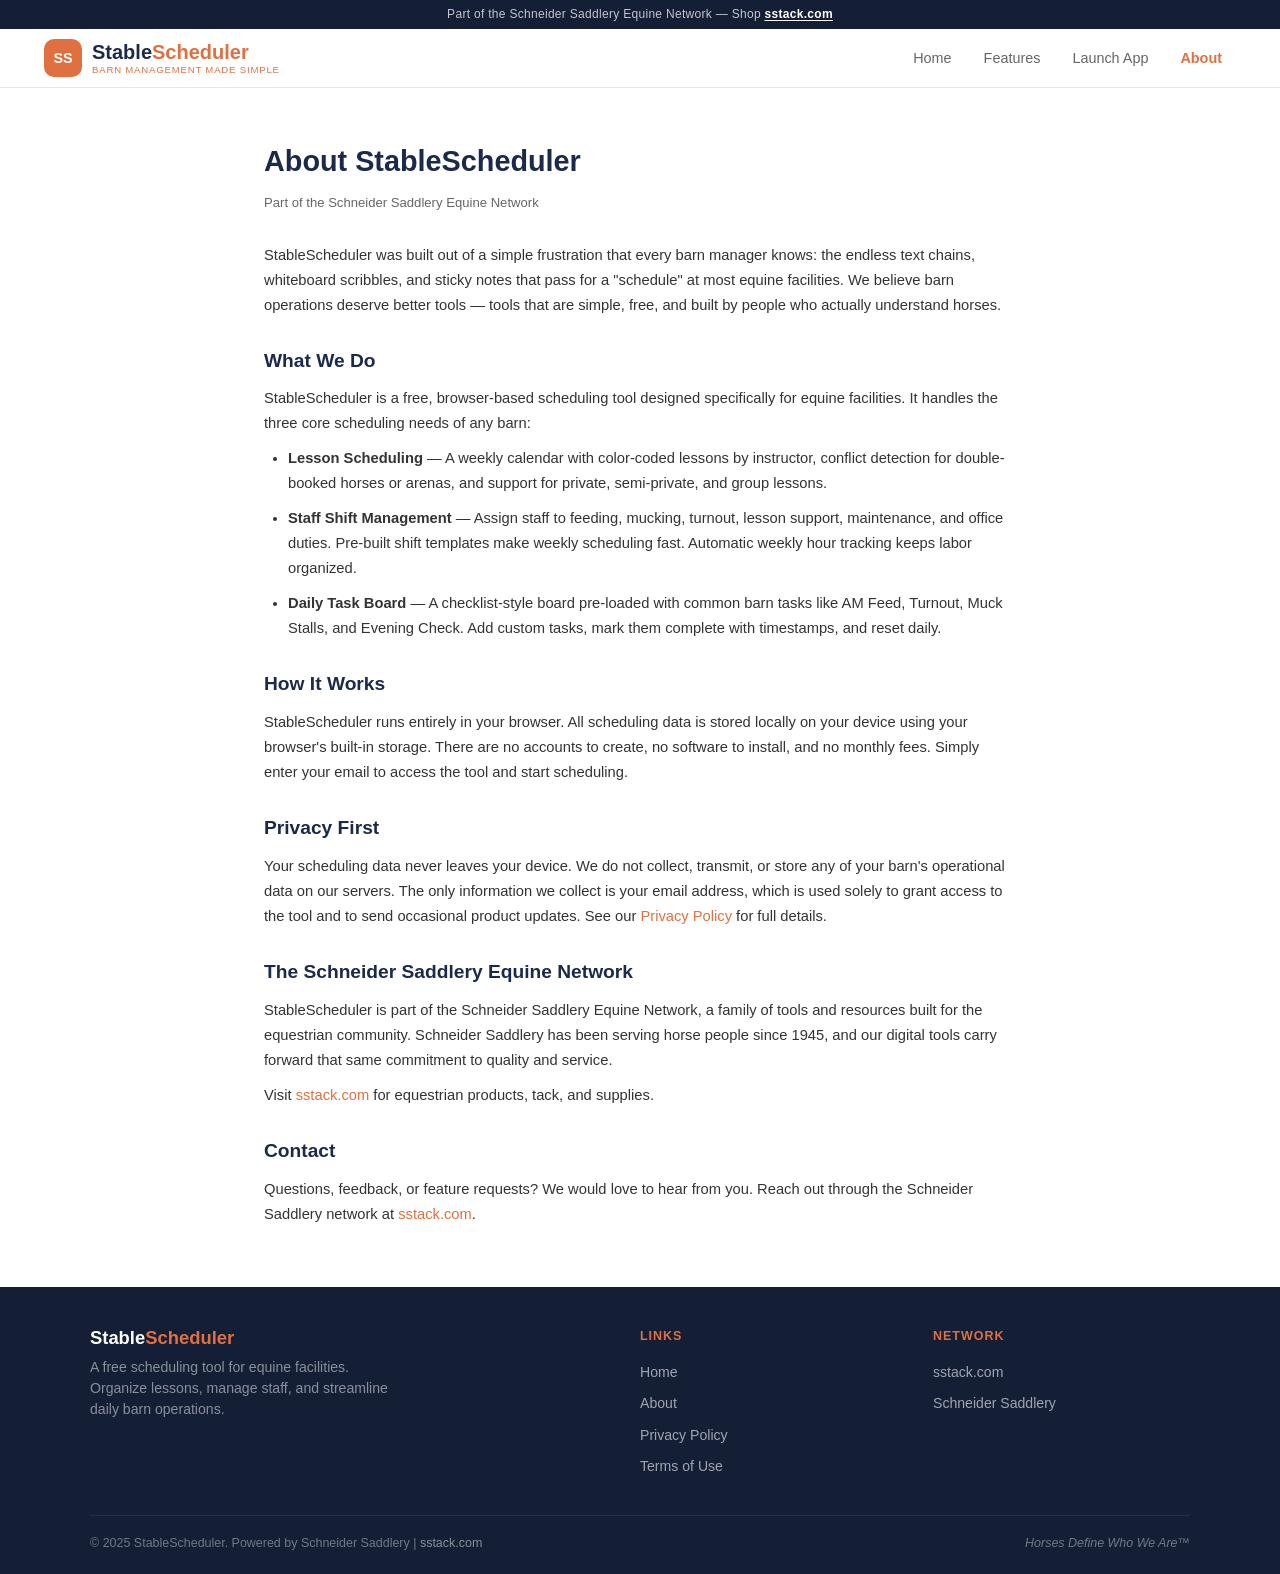
<file: about.html>
<!DOCTYPE html>
<html lang="en">
<head>
    <meta charset="UTF-8">
    <meta name="viewport" content="width=device-width, initial-scale=1.0">
    <title>About - StableScheduler | Schneider Saddlery Equine Network</title>
    <meta name="description" content="Learn about StableScheduler, a free barn scheduling tool built for equine facilities. Part of the Schneider Saddlery Equine Network.">
    <link rel="canonical" href="https://stablescheduler.com/about.html">
    <link rel="stylesheet" href="css/styles.css">
</head>
<body>

<!-- Network Top Bar -->
<div class="network-bar">
    Part of the Schneider Saddlery Equine Network &mdash; Shop <a href="https://sstack.com" target="_blank" rel="noopener">sstack.com</a>
</div>

<!-- Header -->
<header class="site-header">
    <div class="header-inner">
        <a href="index.html" class="site-logo">
            <div class="logo-icon">SS</div>
            <div class="logo-text">
                Stable<span>Scheduler</span>
                <span class="logo-sub">Barn Management Made Simple</span>
            </div>
        </a>
        <button class="hamburger" id="hamburger" aria-label="Toggle navigation">&#9776;</button>
        <nav>
            <ul class="nav-links" id="navLinks">
                <li><a href="index.html">Home</a></li>
                <li><a href="index.html#features">Features</a></li>
                <li><a href="index.html#app">Launch App</a></li>
                <li><a href="about.html" class="active">About</a></li>
            </ul>
        </nav>
    </div>
</header>

<!-- Content -->
<main class="content-page">
    <h1>About StableScheduler</h1>
    <p class="updated">Part of the Schneider Saddlery Equine Network</p>

    <p>StableScheduler was built out of a simple frustration that every barn manager knows: the endless text chains, whiteboard scribbles, and sticky notes that pass for a "schedule" at most equine facilities. We believe barn operations deserve better tools &mdash; tools that are simple, free, and built by people who actually understand horses.</p>

    <h2>What We Do</h2>
    <p>StableScheduler is a free, browser-based scheduling tool designed specifically for equine facilities. It handles the three core scheduling needs of any barn:</p>
    <ul>
        <li><strong>Lesson Scheduling</strong> &mdash; A weekly calendar with color-coded lessons by instructor, conflict detection for double-booked horses or arenas, and support for private, semi-private, and group lessons.</li>
        <li><strong>Staff Shift Management</strong> &mdash; Assign staff to feeding, mucking, turnout, lesson support, maintenance, and office duties. Pre-built shift templates make weekly scheduling fast. Automatic weekly hour tracking keeps labor organized.</li>
        <li><strong>Daily Task Board</strong> &mdash; A checklist-style board pre-loaded with common barn tasks like AM Feed, Turnout, Muck Stalls, and Evening Check. Add custom tasks, mark them complete with timestamps, and reset daily.</li>
    </ul>

    <h2>How It Works</h2>
    <p>StableScheduler runs entirely in your browser. All scheduling data is stored locally on your device using your browser's built-in storage. There are no accounts to create, no software to install, and no monthly fees. Simply enter your email to access the tool and start scheduling.</p>

    <h2>Privacy First</h2>
    <p>Your scheduling data never leaves your device. We do not collect, transmit, or store any of your barn's operational data on our servers. The only information we collect is your email address, which is used solely to grant access to the tool and to send occasional product updates. See our <a href="privacy.html">Privacy Policy</a> for full details.</p>

    <h2>The Schneider Saddlery Equine Network</h2>
    <p>StableScheduler is part of the Schneider Saddlery Equine Network, a family of tools and resources built for the equestrian community. Schneider Saddlery has been serving horse people since 1945, and our digital tools carry forward that same commitment to quality and service.</p>
    <p>Visit <a href="https://sstack.com" target="_blank" rel="noopener">sstack.com</a> for equestrian products, tack, and supplies.</p>

    <h2>Contact</h2>
    <p>Questions, feedback, or feature requests? We would love to hear from you. Reach out through the Schneider Saddlery network at <a href="https://sstack.com" target="_blank" rel="noopener">sstack.com</a>.</p>
</main>

<!-- Footer -->
<footer class="site-footer">
    <div class="footer-inner">
        <div class="footer-grid">
            <div class="footer-brand">
                <div class="logo-text">Stable<span>Scheduler</span></div>
                <p>A free scheduling tool for equine facilities. Organize lessons, manage staff, and streamline daily barn operations.</p>
            </div>
            <div class="footer-col">
                <h4>Links</h4>
                <ul>
                    <li><a href="index.html">Home</a></li>
                    <li><a href="about.html">About</a></li>
                    <li><a href="privacy.html">Privacy Policy</a></li>
                    <li><a href="terms.html">Terms of Use</a></li>
                </ul>
            </div>
            <div class="footer-col">
                <h4>Network</h4>
                <ul>
                    <li><a href="https://sstack.com" target="_blank" rel="noopener">sstack.com</a></li>
                    <li><a href="https://schneidersaddlery.com" target="_blank" rel="noopener">Schneider Saddlery</a></li>
                </ul>
            </div>
        </div>
        <div class="footer-bottom">
            <p>&copy; 2025 StableScheduler. Powered by Schneider Saddlery | <a href="https://sstack.com" target="_blank" rel="noopener">sstack.com</a></p>
            <p class="footer-tagline">Horses Define Who We Are&trade;</p>
        </div>
    </div>
</footer>

<script>
    // Mobile nav toggle for secondary pages
    document.getElementById('hamburger').addEventListener('click', function() {
        document.getElementById('navLinks').classList.toggle('open');
    });
</script>
</body>
</html>
</file>
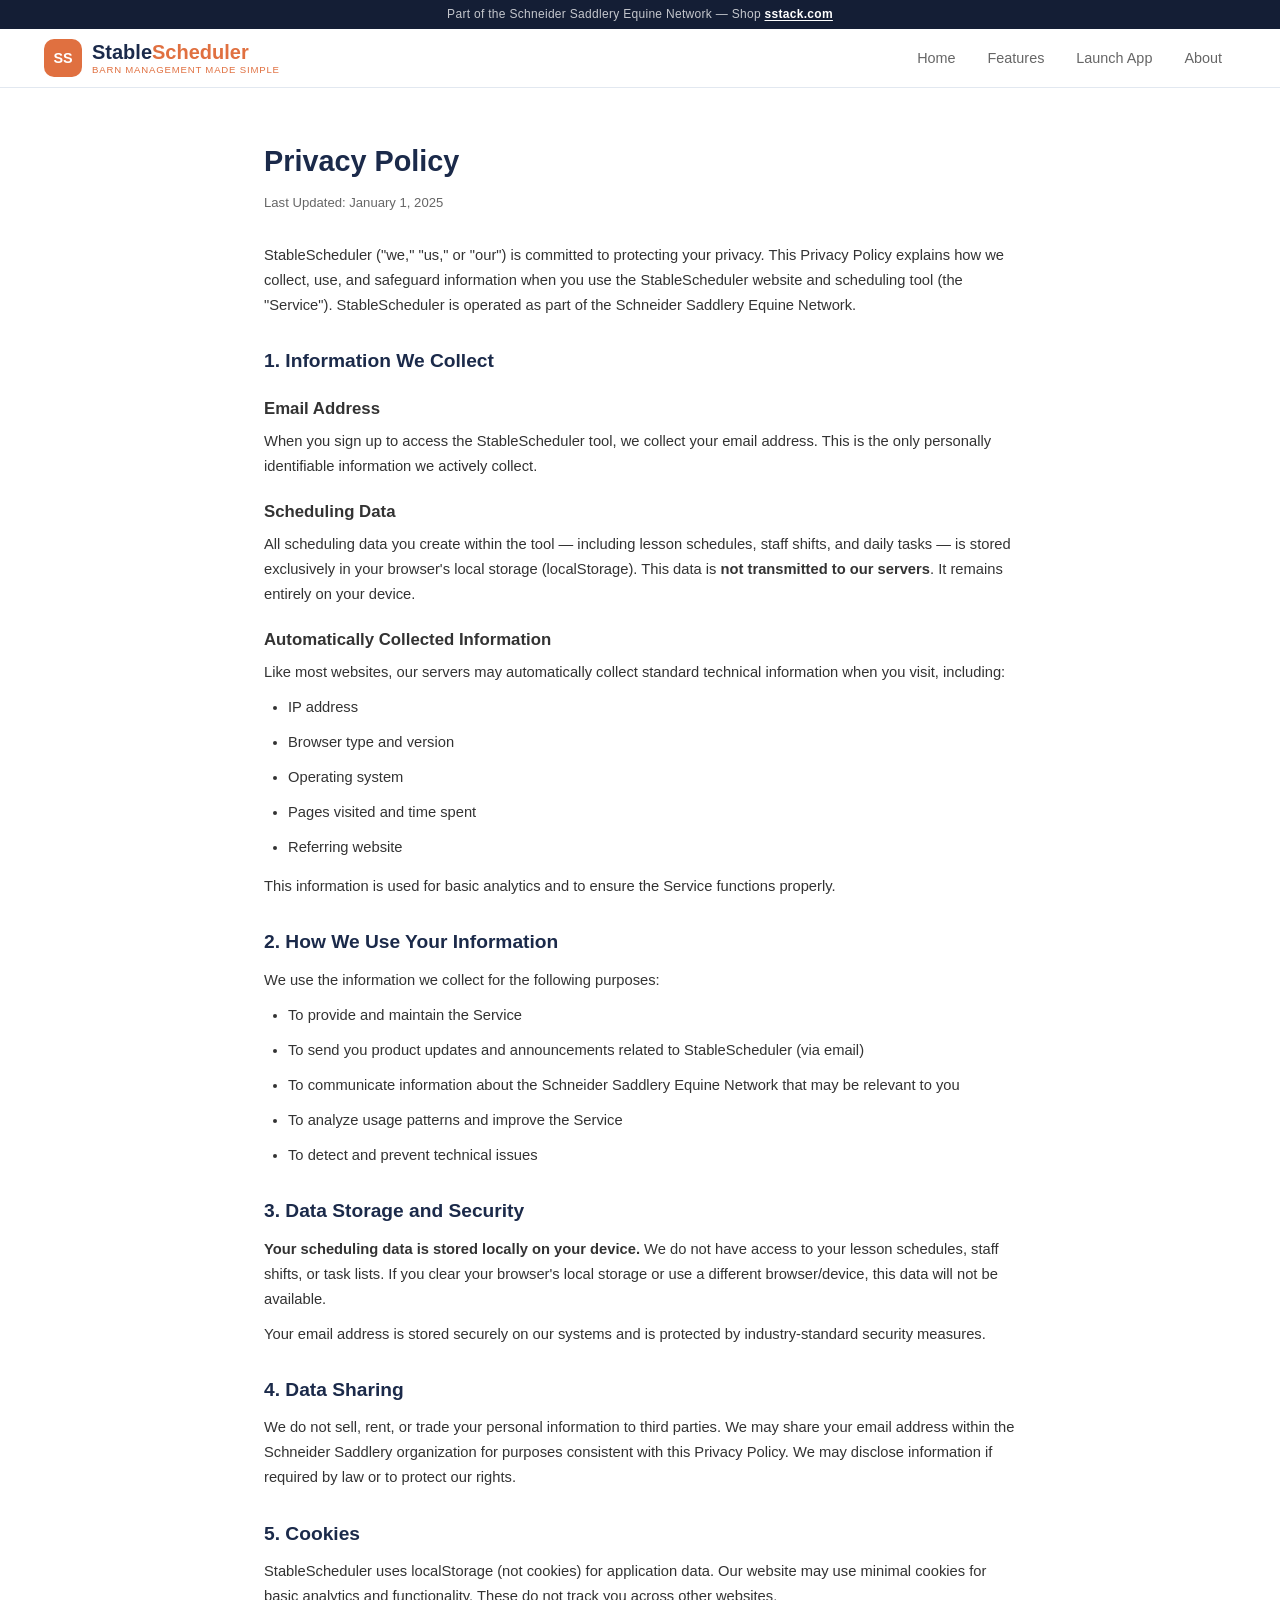
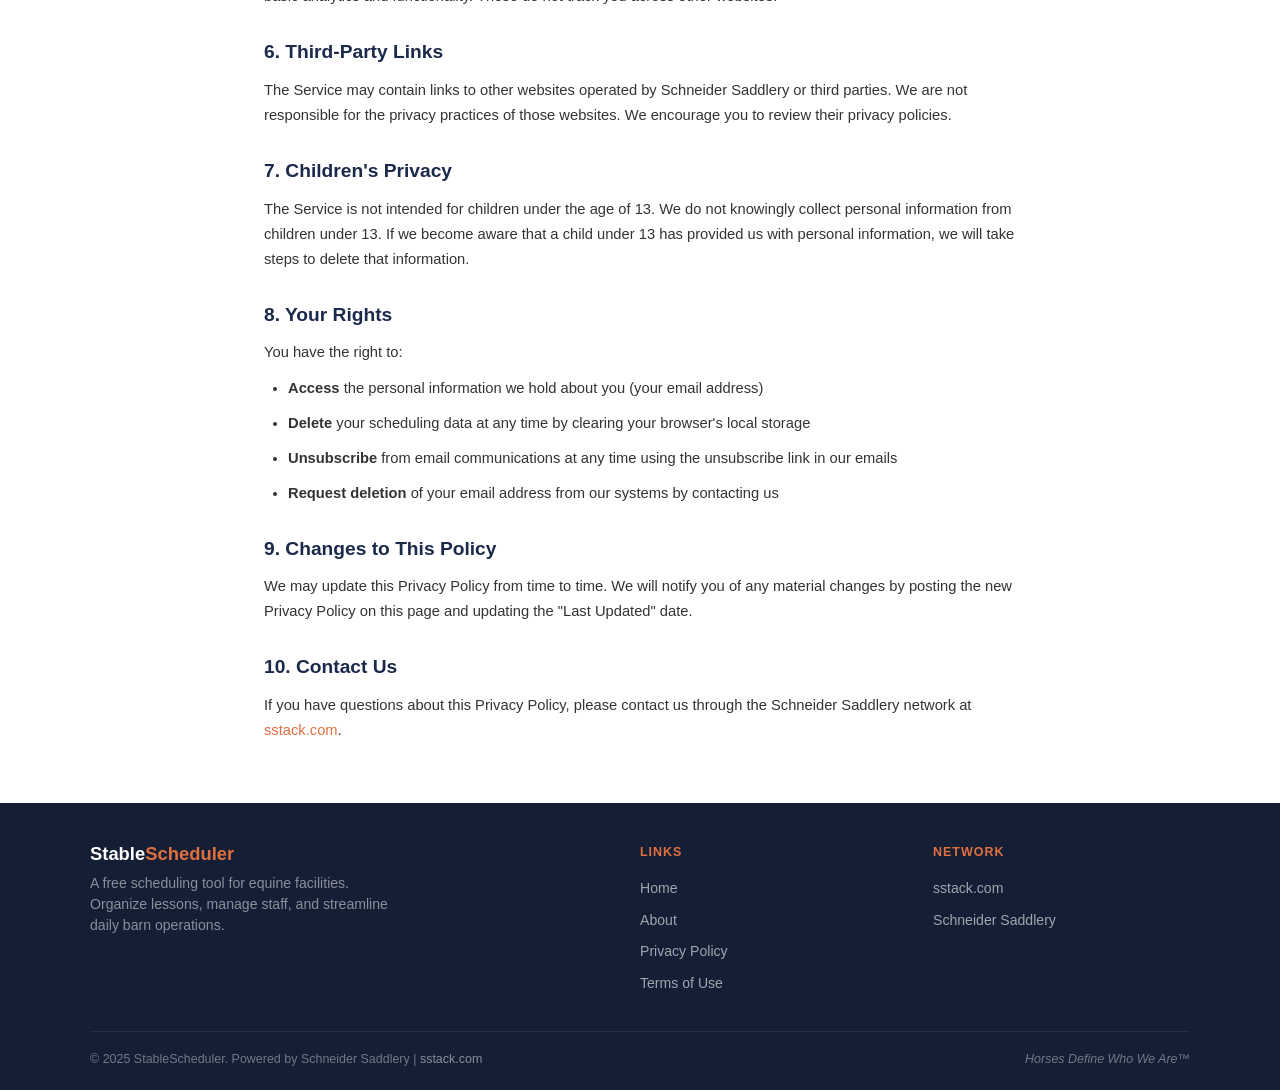
<file: privacy.html>
<!DOCTYPE html>
<html lang="en">
<head>
    <meta charset="UTF-8">
    <meta name="viewport" content="width=device-width, initial-scale=1.0">
    <title>Privacy Policy - StableScheduler | Schneider Saddlery Equine Network</title>
    <meta name="description" content="Privacy Policy for StableScheduler. Learn how we protect your data and respect your privacy.">
    <link rel="canonical" href="https://stablescheduler.com/privacy.html">
    <link rel="stylesheet" href="css/styles.css">
</head>
<body>

<!-- Network Top Bar -->
<div class="network-bar">
    Part of the Schneider Saddlery Equine Network &mdash; Shop <a href="https://sstack.com" target="_blank" rel="noopener">sstack.com</a>
</div>

<!-- Header -->
<header class="site-header">
    <div class="header-inner">
        <a href="index.html" class="site-logo">
            <div class="logo-icon">SS</div>
            <div class="logo-text">
                Stable<span>Scheduler</span>
                <span class="logo-sub">Barn Management Made Simple</span>
            </div>
        </a>
        <button class="hamburger" id="hamburger" aria-label="Toggle navigation">&#9776;</button>
        <nav>
            <ul class="nav-links" id="navLinks">
                <li><a href="index.html">Home</a></li>
                <li><a href="index.html#features">Features</a></li>
                <li><a href="index.html#app">Launch App</a></li>
                <li><a href="about.html">About</a></li>
            </ul>
        </nav>
    </div>
</header>

<!-- Content -->
<main class="content-page">
    <h1>Privacy Policy</h1>
    <p class="updated">Last Updated: January 1, 2025</p>

    <p>StableScheduler ("we," "us," or "our") is committed to protecting your privacy. This Privacy Policy explains how we collect, use, and safeguard information when you use the StableScheduler website and scheduling tool (the "Service"). StableScheduler is operated as part of the Schneider Saddlery Equine Network.</p>

    <h2>1. Information We Collect</h2>

    <h3>Email Address</h3>
    <p>When you sign up to access the StableScheduler tool, we collect your email address. This is the only personally identifiable information we actively collect.</p>

    <h3>Scheduling Data</h3>
    <p>All scheduling data you create within the tool &mdash; including lesson schedules, staff shifts, and daily tasks &mdash; is stored exclusively in your browser's local storage (localStorage). This data is <strong>not transmitted to our servers</strong>. It remains entirely on your device.</p>

    <h3>Automatically Collected Information</h3>
    <p>Like most websites, our servers may automatically collect standard technical information when you visit, including:</p>
    <ul>
        <li>IP address</li>
        <li>Browser type and version</li>
        <li>Operating system</li>
        <li>Pages visited and time spent</li>
        <li>Referring website</li>
    </ul>
    <p>This information is used for basic analytics and to ensure the Service functions properly.</p>

    <h2>2. How We Use Your Information</h2>
    <p>We use the information we collect for the following purposes:</p>
    <ul>
        <li>To provide and maintain the Service</li>
        <li>To send you product updates and announcements related to StableScheduler (via email)</li>
        <li>To communicate information about the Schneider Saddlery Equine Network that may be relevant to you</li>
        <li>To analyze usage patterns and improve the Service</li>
        <li>To detect and prevent technical issues</li>
    </ul>

    <h2>3. Data Storage and Security</h2>
    <p><strong>Your scheduling data is stored locally on your device.</strong> We do not have access to your lesson schedules, staff shifts, or task lists. If you clear your browser's local storage or use a different browser/device, this data will not be available.</p>
    <p>Your email address is stored securely on our systems and is protected by industry-standard security measures.</p>

    <h2>4. Data Sharing</h2>
    <p>We do not sell, rent, or trade your personal information to third parties. We may share your email address within the Schneider Saddlery organization for purposes consistent with this Privacy Policy. We may disclose information if required by law or to protect our rights.</p>

    <h2>5. Cookies</h2>
    <p>StableScheduler uses localStorage (not cookies) for application data. Our website may use minimal cookies for basic analytics and functionality. These do not track you across other websites.</p>

    <h2>6. Third-Party Links</h2>
    <p>The Service may contain links to other websites operated by Schneider Saddlery or third parties. We are not responsible for the privacy practices of those websites. We encourage you to review their privacy policies.</p>

    <h2>7. Children's Privacy</h2>
    <p>The Service is not intended for children under the age of 13. We do not knowingly collect personal information from children under 13. If we become aware that a child under 13 has provided us with personal information, we will take steps to delete that information.</p>

    <h2>8. Your Rights</h2>
    <p>You have the right to:</p>
    <ul>
        <li><strong>Access</strong> the personal information we hold about you (your email address)</li>
        <li><strong>Delete</strong> your scheduling data at any time by clearing your browser's local storage</li>
        <li><strong>Unsubscribe</strong> from email communications at any time using the unsubscribe link in our emails</li>
        <li><strong>Request deletion</strong> of your email address from our systems by contacting us</li>
    </ul>

    <h2>9. Changes to This Policy</h2>
    <p>We may update this Privacy Policy from time to time. We will notify you of any material changes by posting the new Privacy Policy on this page and updating the "Last Updated" date.</p>

    <h2>10. Contact Us</h2>
    <p>If you have questions about this Privacy Policy, please contact us through the Schneider Saddlery network at <a href="https://sstack.com" target="_blank" rel="noopener">sstack.com</a>.</p>
</main>

<!-- Footer -->
<footer class="site-footer">
    <div class="footer-inner">
        <div class="footer-grid">
            <div class="footer-brand">
                <div class="logo-text">Stable<span>Scheduler</span></div>
                <p>A free scheduling tool for equine facilities. Organize lessons, manage staff, and streamline daily barn operations.</p>
            </div>
            <div class="footer-col">
                <h4>Links</h4>
                <ul>
                    <li><a href="index.html">Home</a></li>
                    <li><a href="about.html">About</a></li>
                    <li><a href="privacy.html">Privacy Policy</a></li>
                    <li><a href="terms.html">Terms of Use</a></li>
                </ul>
            </div>
            <div class="footer-col">
                <h4>Network</h4>
                <ul>
                    <li><a href="https://sstack.com" target="_blank" rel="noopener">sstack.com</a></li>
                    <li><a href="https://schneidersaddlery.com" target="_blank" rel="noopener">Schneider Saddlery</a></li>
                </ul>
            </div>
        </div>
        <div class="footer-bottom">
            <p>&copy; 2025 StableScheduler. Powered by Schneider Saddlery | <a href="https://sstack.com" target="_blank" rel="noopener">sstack.com</a></p>
            <p class="footer-tagline">Horses Define Who We Are&trade;</p>
        </div>
    </div>
</footer>

<script>
    document.getElementById('hamburger').addEventListener('click', function() {
        document.getElementById('navLinks').classList.toggle('open');
    });
</script>
</body>
</html>
</file>
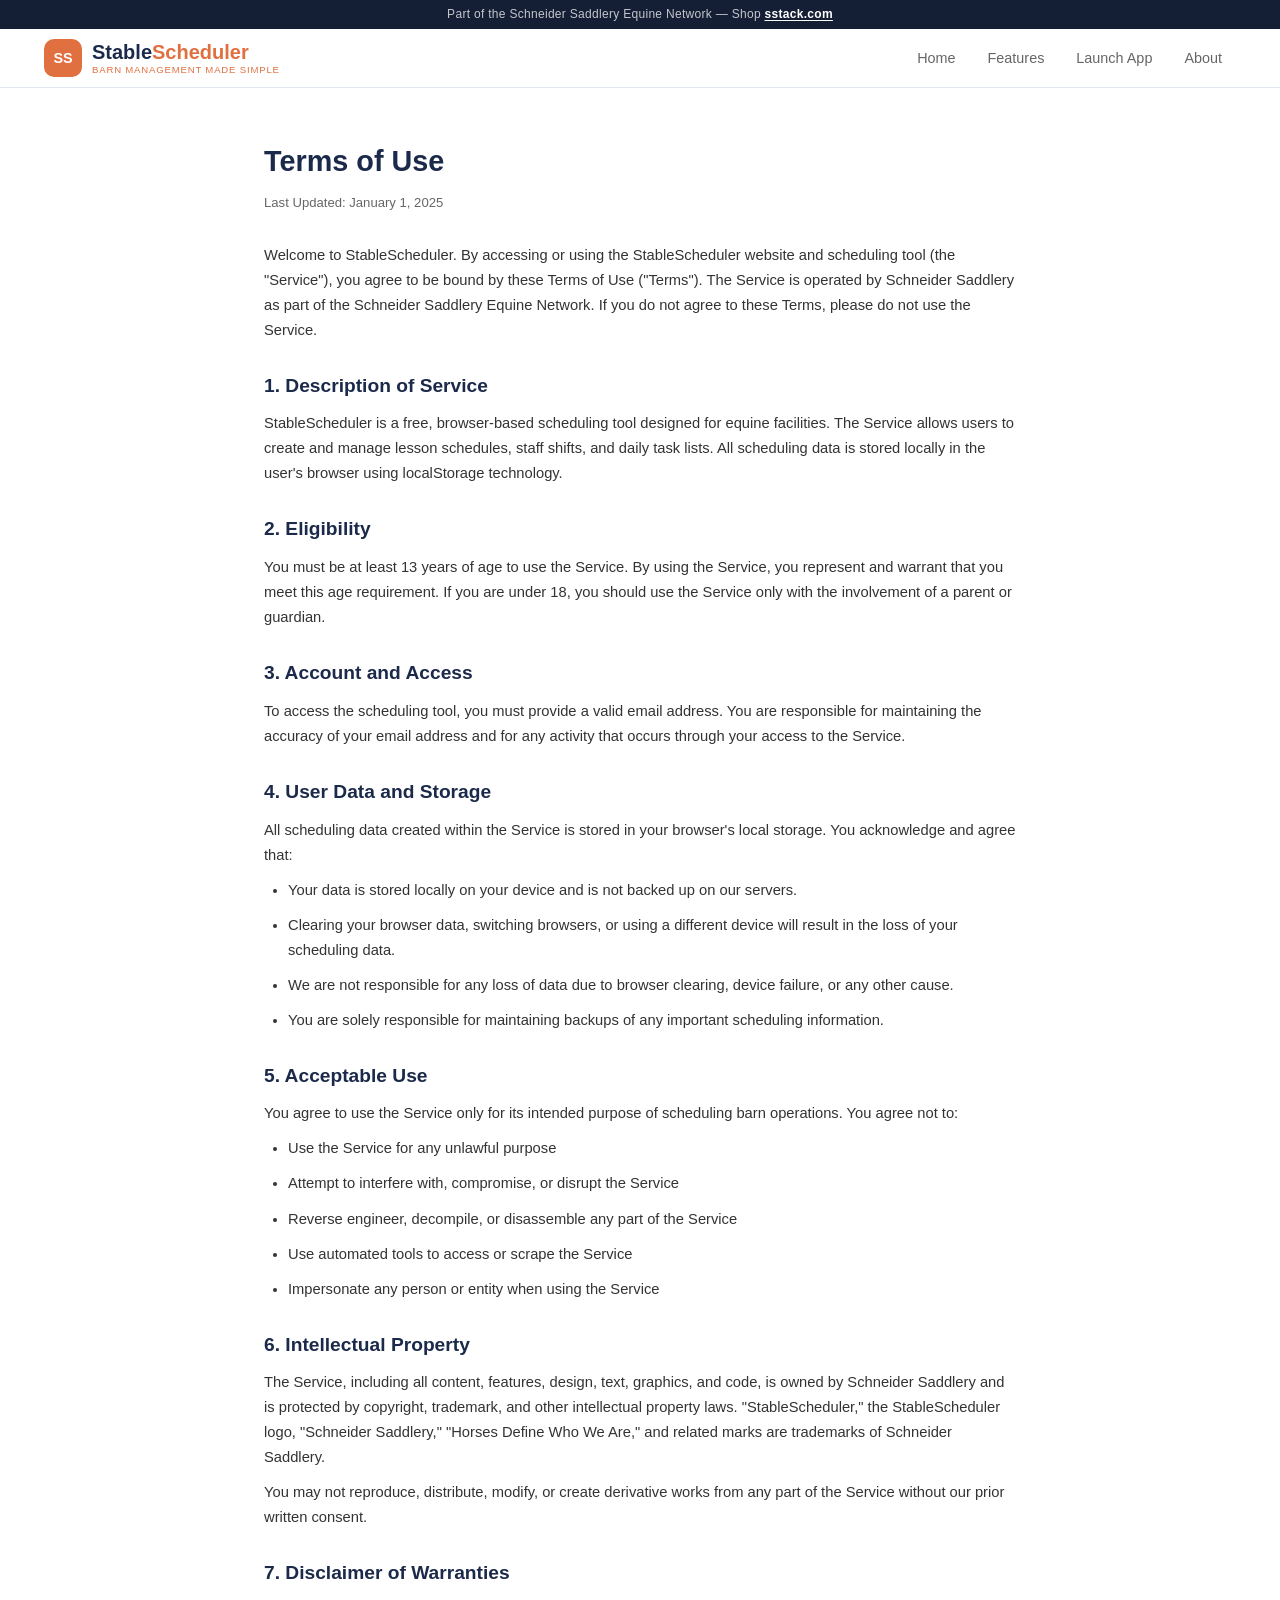
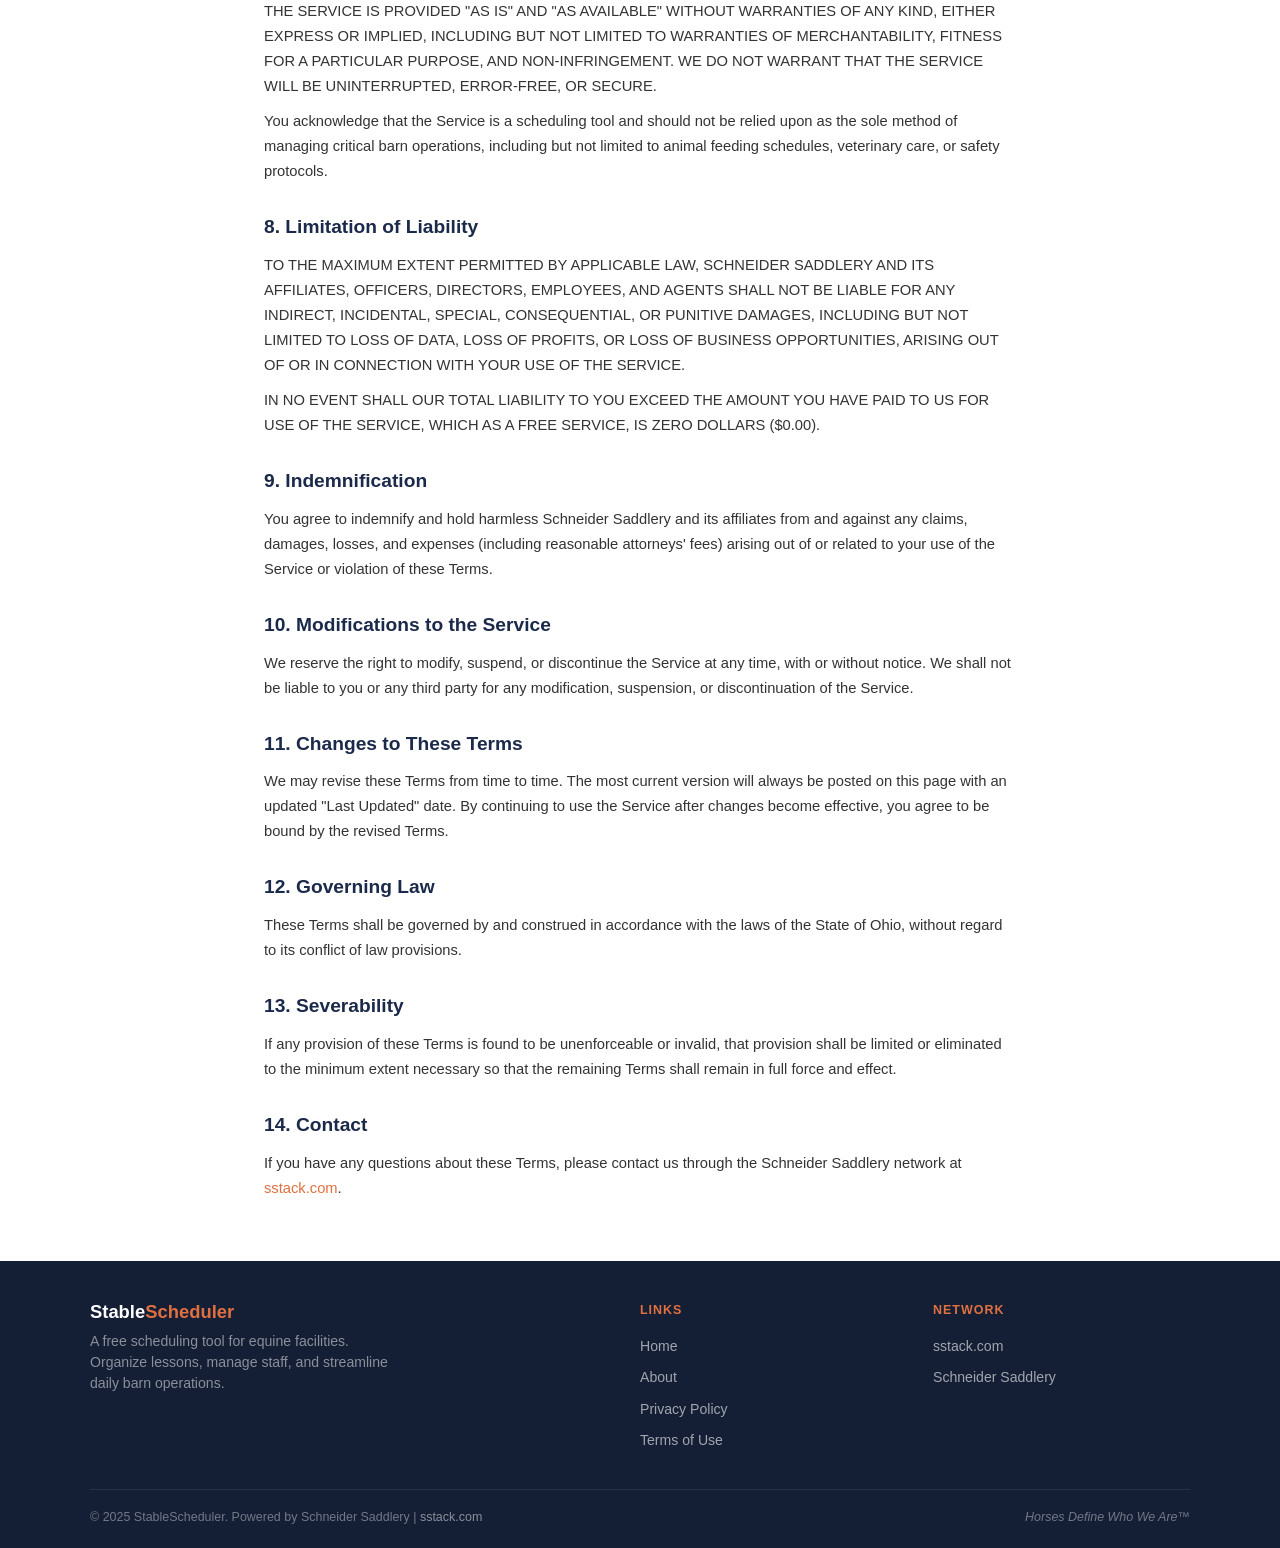
<file: terms.html>
<!DOCTYPE html>
<html lang="en">
<head>
    <meta charset="UTF-8">
    <meta name="viewport" content="width=device-width, initial-scale=1.0">
    <title>Terms of Use - StableScheduler | Schneider Saddlery Equine Network</title>
    <meta name="description" content="Terms of Use for StableScheduler, a free barn scheduling tool. Part of the Schneider Saddlery Equine Network.">
    <link rel="canonical" href="https://stablescheduler.com/terms.html">
    <link rel="stylesheet" href="css/styles.css">
</head>
<body>

<!-- Network Top Bar -->
<div class="network-bar">
    Part of the Schneider Saddlery Equine Network &mdash; Shop <a href="https://sstack.com" target="_blank" rel="noopener">sstack.com</a>
</div>

<!-- Header -->
<header class="site-header">
    <div class="header-inner">
        <a href="index.html" class="site-logo">
            <div class="logo-icon">SS</div>
            <div class="logo-text">
                Stable<span>Scheduler</span>
                <span class="logo-sub">Barn Management Made Simple</span>
            </div>
        </a>
        <button class="hamburger" id="hamburger" aria-label="Toggle navigation">&#9776;</button>
        <nav>
            <ul class="nav-links" id="navLinks">
                <li><a href="index.html">Home</a></li>
                <li><a href="index.html#features">Features</a></li>
                <li><a href="index.html#app">Launch App</a></li>
                <li><a href="about.html">About</a></li>
            </ul>
        </nav>
    </div>
</header>

<!-- Content -->
<main class="content-page">
    <h1>Terms of Use</h1>
    <p class="updated">Last Updated: January 1, 2025</p>

    <p>Welcome to StableScheduler. By accessing or using the StableScheduler website and scheduling tool (the "Service"), you agree to be bound by these Terms of Use ("Terms"). The Service is operated by Schneider Saddlery as part of the Schneider Saddlery Equine Network. If you do not agree to these Terms, please do not use the Service.</p>

    <h2>1. Description of Service</h2>
    <p>StableScheduler is a free, browser-based scheduling tool designed for equine facilities. The Service allows users to create and manage lesson schedules, staff shifts, and daily task lists. All scheduling data is stored locally in the user's browser using localStorage technology.</p>

    <h2>2. Eligibility</h2>
    <p>You must be at least 13 years of age to use the Service. By using the Service, you represent and warrant that you meet this age requirement. If you are under 18, you should use the Service only with the involvement of a parent or guardian.</p>

    <h2>3. Account and Access</h2>
    <p>To access the scheduling tool, you must provide a valid email address. You are responsible for maintaining the accuracy of your email address and for any activity that occurs through your access to the Service.</p>

    <h2>4. User Data and Storage</h2>
    <p>All scheduling data created within the Service is stored in your browser's local storage. You acknowledge and agree that:</p>
    <ul>
        <li>Your data is stored locally on your device and is not backed up on our servers.</li>
        <li>Clearing your browser data, switching browsers, or using a different device will result in the loss of your scheduling data.</li>
        <li>We are not responsible for any loss of data due to browser clearing, device failure, or any other cause.</li>
        <li>You are solely responsible for maintaining backups of any important scheduling information.</li>
    </ul>

    <h2>5. Acceptable Use</h2>
    <p>You agree to use the Service only for its intended purpose of scheduling barn operations. You agree not to:</p>
    <ul>
        <li>Use the Service for any unlawful purpose</li>
        <li>Attempt to interfere with, compromise, or disrupt the Service</li>
        <li>Reverse engineer, decompile, or disassemble any part of the Service</li>
        <li>Use automated tools to access or scrape the Service</li>
        <li>Impersonate any person or entity when using the Service</li>
    </ul>

    <h2>6. Intellectual Property</h2>
    <p>The Service, including all content, features, design, text, graphics, and code, is owned by Schneider Saddlery and is protected by copyright, trademark, and other intellectual property laws. "StableScheduler," the StableScheduler logo, "Schneider Saddlery," "Horses Define Who We Are," and related marks are trademarks of Schneider Saddlery.</p>
    <p>You may not reproduce, distribute, modify, or create derivative works from any part of the Service without our prior written consent.</p>

    <h2>7. Disclaimer of Warranties</h2>
    <p>THE SERVICE IS PROVIDED "AS IS" AND "AS AVAILABLE" WITHOUT WARRANTIES OF ANY KIND, EITHER EXPRESS OR IMPLIED, INCLUDING BUT NOT LIMITED TO WARRANTIES OF MERCHANTABILITY, FITNESS FOR A PARTICULAR PURPOSE, AND NON-INFRINGEMENT. WE DO NOT WARRANT THAT THE SERVICE WILL BE UNINTERRUPTED, ERROR-FREE, OR SECURE.</p>
    <p>You acknowledge that the Service is a scheduling tool and should not be relied upon as the sole method of managing critical barn operations, including but not limited to animal feeding schedules, veterinary care, or safety protocols.</p>

    <h2>8. Limitation of Liability</h2>
    <p>TO THE MAXIMUM EXTENT PERMITTED BY APPLICABLE LAW, SCHNEIDER SADDLERY AND ITS AFFILIATES, OFFICERS, DIRECTORS, EMPLOYEES, AND AGENTS SHALL NOT BE LIABLE FOR ANY INDIRECT, INCIDENTAL, SPECIAL, CONSEQUENTIAL, OR PUNITIVE DAMAGES, INCLUDING BUT NOT LIMITED TO LOSS OF DATA, LOSS OF PROFITS, OR LOSS OF BUSINESS OPPORTUNITIES, ARISING OUT OF OR IN CONNECTION WITH YOUR USE OF THE SERVICE.</p>
    <p>IN NO EVENT SHALL OUR TOTAL LIABILITY TO YOU EXCEED THE AMOUNT YOU HAVE PAID TO US FOR USE OF THE SERVICE, WHICH AS A FREE SERVICE, IS ZERO DOLLARS ($0.00).</p>

    <h2>9. Indemnification</h2>
    <p>You agree to indemnify and hold harmless Schneider Saddlery and its affiliates from and against any claims, damages, losses, and expenses (including reasonable attorneys' fees) arising out of or related to your use of the Service or violation of these Terms.</p>

    <h2>10. Modifications to the Service</h2>
    <p>We reserve the right to modify, suspend, or discontinue the Service at any time, with or without notice. We shall not be liable to you or any third party for any modification, suspension, or discontinuation of the Service.</p>

    <h2>11. Changes to These Terms</h2>
    <p>We may revise these Terms from time to time. The most current version will always be posted on this page with an updated "Last Updated" date. By continuing to use the Service after changes become effective, you agree to be bound by the revised Terms.</p>

    <h2>12. Governing Law</h2>
    <p>These Terms shall be governed by and construed in accordance with the laws of the State of Ohio, without regard to its conflict of law provisions.</p>

    <h2>13. Severability</h2>
    <p>If any provision of these Terms is found to be unenforceable or invalid, that provision shall be limited or eliminated to the minimum extent necessary so that the remaining Terms shall remain in full force and effect.</p>

    <h2>14. Contact</h2>
    <p>If you have any questions about these Terms, please contact us through the Schneider Saddlery network at <a href="https://sstack.com" target="_blank" rel="noopener">sstack.com</a>.</p>
</main>

<!-- Footer -->
<footer class="site-footer">
    <div class="footer-inner">
        <div class="footer-grid">
            <div class="footer-brand">
                <div class="logo-text">Stable<span>Scheduler</span></div>
                <p>A free scheduling tool for equine facilities. Organize lessons, manage staff, and streamline daily barn operations.</p>
            </div>
            <div class="footer-col">
                <h4>Links</h4>
                <ul>
                    <li><a href="index.html">Home</a></li>
                    <li><a href="about.html">About</a></li>
                    <li><a href="privacy.html">Privacy Policy</a></li>
                    <li><a href="terms.html">Terms of Use</a></li>
                </ul>
            </div>
            <div class="footer-col">
                <h4>Network</h4>
                <ul>
                    <li><a href="https://sstack.com" target="_blank" rel="noopener">sstack.com</a></li>
                    <li><a href="https://schneidersaddlery.com" target="_blank" rel="noopener">Schneider Saddlery</a></li>
                </ul>
            </div>
        </div>
        <div class="footer-bottom">
            <p>&copy; 2025 StableScheduler. Powered by Schneider Saddlery | <a href="https://sstack.com" target="_blank" rel="noopener">sstack.com</a></p>
            <p class="footer-tagline">Horses Define Who We Are&trade;</p>
        </div>
    </div>
</footer>

<script>
    document.getElementById('hamburger').addEventListener('click', function() {
        document.getElementById('navLinks').classList.toggle('open');
    });
</script>
</body>
</html>
</file>
<file: css/styles.css>
/* ===================================================================
   StableScheduler.com — Calendar/Scheduling App Theme
   Part of the Schneider Saddlery Equine Network
   Calendly/Google Calendar inspired scheduling interface
   =================================================================== */

/* --- CSS Custom Properties --- */
:root {
    --navy: #1B2A4A;
    --navy-dark: #141E35;
    --navy-light: #243660;
    --red: #C41E3A;
    --white: #FFFFFF;
    --light-gray: #F5F5F5;
    --text-dark: #333333;
    --text-light: #666666;
    --border: #E2E8F0;
    --coral: #E07040;
    --coral-light: #FFF3ED;
    --coral-hover: #CC5F33;
    --coral-bg: rgba(224,112,64,.1);
    --shadow: 0 2px 8px rgba(0,0,0,.08);
    --shadow-lg: 0 8px 24px rgba(0,0,0,.1);
    --radius: 6px;
    --radius-lg: 10px;
    --radius-xl: 14px;
    --transition: 0.2s ease;
    --font-stack: 'Segoe UI', -apple-system, Roboto, 'Helvetica Neue', Arial, sans-serif;

    /* Instructor colors */
    --inst-1: #3498db;
    --inst-2: #e74c3c;
    --inst-3: #2ecc71;
    --inst-4: #f39c12;
    --inst-5: #9b59b6;
    --inst-6: #1abc9c;
    --inst-7: #e67e22;
    --inst-8: #34495e;
}

/* --- Reset & Base --- */
*, *::before, *::after { box-sizing: border-box; margin: 0; padding: 0; }
html { scroll-behavior: smooth; -webkit-text-size-adjust: 100%; }
body {
    font-family: var(--font-stack);
    color: var(--text-dark);
    background: var(--white);
    line-height: 1.6;
    min-height: 100vh;
    display: flex;
    flex-direction: column;
}
img { max-width: 100%; height: auto; display: block; }
a { color: var(--coral); text-decoration: none; transition: color var(--transition); }
a:hover { color: var(--coral-hover); }
button { cursor: pointer; font-family: inherit; }
input, select, textarea { font-family: inherit; font-size: 0.95rem; }

/* --- Network Top Bar --- */
.network-bar {
    background: var(--navy-dark);
    color: rgba(255,255,255,.75);
    text-align: center;
    padding: 5px 16px;
    font-size: 0.75rem;
    letter-spacing: 0.3px;
}
.network-bar a {
    color: var(--white);
    font-weight: 600;
    text-decoration: underline;
    text-underline-offset: 2px;
}
.network-bar a:hover { color: var(--coral); }

/* --- Header / Navbar --- */
.site-header {
    background: var(--white);
    border-bottom: 1px solid var(--border);
    position: sticky;
    top: 0;
    z-index: 1000;
}
.header-inner {
    max-width: 1240px;
    margin: 0 auto;
    display: flex;
    align-items: center;
    justify-content: space-between;
    padding: 10px 24px;
}
.site-logo {
    display: flex;
    align-items: center;
    gap: 10px;
    text-decoration: none;
    color: var(--navy);
}
.logo-icon {
    width: 38px;
    height: 38px;
    background: var(--coral);
    border-radius: var(--radius-lg);
    display: flex;
    align-items: center;
    justify-content: center;
    color: var(--white);
    font-size: 0.9rem;
    font-weight: 700;
}
.logo-text {
    font-size: 1.25rem;
    font-weight: 700;
    color: var(--navy);
    line-height: 1.2;
}
.logo-text span { color: var(--coral); }
.logo-sub {
    display: block;
    font-size: 0.6rem;
    font-weight: 400;
    color: var(--text-light);
    letter-spacing: 0.8px;
    text-transform: uppercase;
}
.nav-links {
    display: flex;
    align-items: center;
    gap: 4px;
    list-style: none;
}
.nav-links a {
    color: var(--text-light);
    font-weight: 500;
    font-size: 0.9rem;
    padding: 7px 14px;
    border-radius: var(--radius);
    transition: all var(--transition);
}
.nav-links a:hover { color: var(--navy); background: var(--light-gray); }
.nav-links a.active { color: var(--coral); font-weight: 600; }
.hamburger {
    display: none;
    background: none;
    border: none;
    font-size: 1.5rem;
    color: var(--navy);
    padding: 4px;
}

/* --- Hero Section — Calendar Header Style --- */
.hero {
    background: var(--white);
    padding: 0;
    text-align: left;
    position: relative;
    border-bottom: 1px solid var(--border);
}
.hero-inner {
    max-width: 1240px;
    margin: 0 auto;
    padding: 40px 24px 0;
}
.hero-top-row {
    display: flex;
    align-items: flex-start;
    justify-content: space-between;
    gap: 40px;
    margin-bottom: 32px;
}
.hero-text { max-width: 520px; }
.hero-text h1 {
    font-size: 2.2rem;
    font-weight: 800;
    line-height: 1.15;
    color: var(--navy);
    margin-bottom: 14px;
}
.hero-text h1 em {
    font-style: normal;
    color: var(--coral);
}
.hero-text p {
    font-size: 1.05rem;
    color: var(--text-light);
    line-height: 1.6;
    margin-bottom: 24px;
}
.hero-cta {
    display: inline-flex;
    align-items: center;
    gap: 8px;
    background: var(--coral);
    color: var(--white);
    padding: 12px 28px;
    border-radius: var(--radius);
    font-size: 1rem;
    font-weight: 600;
    border: none;
    transition: all var(--transition);
}
.hero-cta:hover {
    background: var(--coral-hover);
    color: var(--white);
    transform: translateY(-1px);
    box-shadow: 0 4px 12px rgba(224,112,64,.3);
}

/* Calendar Preview in Hero */
.hero-calendar {
    flex: 1;
    max-width: 560px;
    min-width: 320px;
}
.calendar-widget {
    background: var(--white);
    border: 1px solid var(--border);
    border-radius: var(--radius-xl);
    overflow: hidden;
    box-shadow: var(--shadow-lg);
}
.calendar-header {
    background: var(--navy);
    color: var(--white);
    padding: 16px 20px;
    display: flex;
    align-items: center;
    justify-content: space-between;
}
.calendar-header h3 { font-size: 1rem; font-weight: 600; }
.calendar-view-toggle {
    display: flex;
    gap: 0;
    border-radius: var(--radius);
    overflow: hidden;
    border: 1px solid rgba(255,255,255,.2);
}
.calendar-view-btn {
    padding: 5px 14px;
    border: none;
    background: transparent;
    color: rgba(255,255,255,.6);
    font-size: 0.78rem;
    font-weight: 600;
    font-family: var(--font-stack);
    transition: all var(--transition);
}
.calendar-view-btn.active { background: var(--coral); color: var(--white); }
.calendar-view-btn:hover { color: var(--white); }

.calendar-days {
    display: grid;
    grid-template-columns: 60px repeat(5, 1fr);
    border-bottom: 1px solid var(--border);
}
.cal-day-header {
    padding: 10px 8px;
    text-align: center;
    font-size: 0.72rem;
    font-weight: 600;
    color: var(--text-light);
    text-transform: uppercase;
    letter-spacing: .5px;
    border-bottom: 2px solid var(--border);
    background: #F8FAFC;
}
.cal-day-header.today { color: var(--coral); border-bottom-color: var(--coral); }
.cal-day-header:first-child { border-right: 1px solid var(--border); }

.calendar-body {
    display: grid;
    grid-template-columns: 60px repeat(5, 1fr);
}
.cal-time {
    padding: 8px 6px;
    font-size: 0.68rem;
    color: var(--text-light);
    text-align: right;
    border-right: 1px solid var(--border);
    border-bottom: 1px solid #F0F0F0;
    background: #FAFBFC;
    font-weight: 500;
    display: flex;
    align-items: flex-start;
    justify-content: flex-end;
    min-height: 48px;
}
.cal-slot {
    border-bottom: 1px solid #F0F0F0;
    border-right: 1px solid #F8F8F8;
    min-height: 48px;
    padding: 2px 3px;
    position: relative;
    transition: background var(--transition);
    cursor: pointer;
}
.cal-slot:hover { background: var(--coral-bg); }
.cal-slot.empty-slot {
    border: 2px dashed transparent;
}
.cal-slot.empty-slot:hover {
    border-color: var(--coral);
    background: var(--coral-light);
}
.cal-event {
    padding: 3px 6px;
    border-radius: 3px;
    font-size: 0.65rem;
    font-weight: 500;
    line-height: 1.3;
    margin-bottom: 2px;
    border-left: 3px solid;
}
.cal-event.blue { background: rgba(52,152,219,.12); border-color: #3498db; color: #2471a3; }
.cal-event.green { background: rgba(46,204,113,.12); border-color: #2ecc71; color: #1e8449; }
.cal-event.orange { background: var(--coral-bg); border-color: var(--coral); color: #B85C2F; }
.cal-event.purple { background: rgba(155,89,182,.12); border-color: #9b59b6; color: #7d3c98; }

/* Today's Schedule Section */
.todays-schedule {
    padding: 32px 24px 40px;
    max-width: 1240px;
    margin: 0 auto;
}
.today-header {
    display: flex;
    align-items: center;
    justify-content: space-between;
    margin-bottom: 20px;
}
.today-header h2 {
    font-size: 1.15rem;
    color: var(--navy);
    font-weight: 700;
    display: flex;
    align-items: center;
    gap: 8px;
}
.today-dot {
    width: 10px;
    height: 10px;
    border-radius: 50%;
    background: var(--coral);
    display: inline-block;
}
.today-header .today-date {
    font-size: 0.85rem;
    color: var(--text-light);
    font-weight: 500;
}
.timeline {
    display: flex;
    flex-direction: column;
    gap: 0;
    position: relative;
    padding-left: 80px;
}
.timeline::before {
    content: '';
    position: absolute;
    left: 64px;
    top: 0;
    bottom: 0;
    width: 2px;
    background: var(--border);
}
.timeline-item {
    display: flex;
    align-items: flex-start;
    gap: 20px;
    padding: 12px 0;
    position: relative;
}
.timeline-time {
    position: absolute;
    left: -80px;
    font-size: 0.78rem;
    font-weight: 600;
    color: var(--text-light);
    width: 56px;
    text-align: right;
}
.timeline-dot {
    width: 12px;
    height: 12px;
    border-radius: 50%;
    border: 2px solid var(--coral);
    background: var(--white);
    flex-shrink: 0;
    margin-left: -6px;
    position: relative;
    z-index: 1;
    margin-top: 4px;
}
.timeline-item.active .timeline-dot {
    background: var(--coral);
}
.timeline-content {
    flex: 1;
    background: var(--light-gray);
    border-radius: var(--radius);
    padding: 12px 16px;
    border-left: 3px solid var(--coral);
}
.timeline-content h4 { font-size: 0.88rem; font-weight: 600; color: var(--navy); margin-bottom: 2px; }
.timeline-content p { font-size: 0.78rem; color: var(--text-light); }
.timeline-content .staff-tag {
    display: inline-block;
    font-size: 0.7rem;
    padding: 2px 8px;
    border-radius: 10px;
    background: var(--coral-light);
    color: var(--coral);
    font-weight: 600;
    margin-top: 4px;
}

/* FAB (Floating Action Button) */
.fab-hint {
    position: fixed;
    bottom: 32px;
    right: 32px;
    width: 56px;
    height: 56px;
    border-radius: 50%;
    background: var(--coral);
    color: var(--white);
    font-size: 1.5rem;
    display: flex;
    align-items: center;
    justify-content: center;
    border: none;
    box-shadow: 0 4px 16px rgba(224,112,64,.4);
    z-index: 50;
    transition: all var(--transition);
}
.fab-hint:hover { transform: scale(1.08); box-shadow: 0 6px 20px rgba(224,112,64,.5); }

/* --- Features Section --- */
.features {
    padding: 60px 24px;
    background: #F8FAFC;
    border-top: 1px solid var(--border);
}
.features-inner {
    max-width: 1100px;
    margin: 0 auto;
}
.section-title {
    text-align: center;
    font-size: 1.6rem;
    font-weight: 700;
    color: var(--navy);
    margin-bottom: 10px;
}
.section-subtitle {
    text-align: center;
    color: var(--text-light);
    font-size: 1rem;
    margin-bottom: 40px;
    max-width: 540px;
    margin-left: auto;
    margin-right: auto;
}
.features-grid {
    display: grid;
    grid-template-columns: repeat(3, 1fr);
    gap: 20px;
}
.feature-card {
    background: var(--white);
    border-radius: var(--radius-xl);
    padding: 28px 24px;
    border: 1px solid var(--border);
    transition: all var(--transition);
    position: relative;
    overflow: hidden;
}
.feature-card::before {
    content: '';
    position: absolute;
    top: 0;
    left: 0;
    right: 0;
    height: 3px;
    background: var(--coral);
    opacity: 0;
    transition: opacity var(--transition);
}
.feature-card:hover { box-shadow: var(--shadow-lg); transform: translateY(-3px); }
.feature-card:hover::before { opacity: 1; }
.feature-icon {
    width: 48px;
    height: 48px;
    border-radius: var(--radius-lg);
    display: flex;
    align-items: center;
    justify-content: center;
    margin-bottom: 16px;
    font-size: 1.3rem;
}
.feature-icon.lessons { background: rgba(52,152,219,.1); color: #3498db; }
.feature-icon.staff { background: rgba(46,204,113,.1); color: #2ecc71; }
.feature-icon.tasks { background: var(--coral-light); color: var(--coral); }
.feature-card h3 {
    font-size: 1.1rem;
    color: var(--navy);
    margin-bottom: 8px;
    font-weight: 600;
}
.feature-card p {
    color: var(--text-light);
    font-size: 0.9rem;
    line-height: 1.55;
}

/* --- Staff Color Coding Section --- */
.staff-color-section {
    padding: 50px 24px;
    background: var(--white);
}
.staff-color-inner {
    max-width: 900px;
    margin: 0 auto;
    text-align: center;
}
.staff-colors {
    display: flex;
    justify-content: center;
    gap: 16px;
    flex-wrap: wrap;
    margin-top: 28px;
}
.staff-color-chip {
    display: flex;
    align-items: center;
    gap: 8px;
    background: var(--light-gray);
    padding: 8px 16px;
    border-radius: 20px;
    font-size: 0.85rem;
    font-weight: 500;
    color: var(--text-dark);
}
.staff-color-swatch {
    width: 14px;
    height: 14px;
    border-radius: 50%;
}

/* Facility Allocation */
.facility-section {
    padding: 50px 24px;
    background: #F8FAFC;
    border-top: 1px solid var(--border);
}
.facility-inner {
    max-width: 900px;
    margin: 0 auto;
}
.facility-grid {
    display: grid;
    grid-template-columns: repeat(3, 1fr);
    gap: 16px;
    margin-top: 28px;
}
.facility-card {
    background: var(--white);
    border: 1px solid var(--border);
    border-radius: var(--radius-lg);
    padding: 20px;
    text-align: center;
    transition: all var(--transition);
}
.facility-card:hover { box-shadow: var(--shadow); }
.facility-card .facility-icon {
    width: 44px;
    height: 44px;
    border-radius: 50%;
    background: var(--coral-light);
    color: var(--coral);
    font-size: 1.1rem;
    display: flex;
    align-items: center;
    justify-content: center;
    margin: 0 auto 12px;
}
.facility-card h4 { font-size: 0.95rem; font-weight: 600; color: var(--navy); margin-bottom: 4px; }
.facility-card p { font-size: 0.82rem; color: var(--text-light); }
.facility-status {
    display: inline-block;
    font-size: 0.72rem;
    padding: 3px 10px;
    border-radius: 10px;
    font-weight: 600;
    margin-top: 8px;
}
.facility-status.available { background: #F0FDF4; color: #166534; }
.facility-status.in-use { background: var(--coral-light); color: var(--coral); }

/* --- Demo / Screenshot Section --- */
.demo-section {
    padding: 60px 24px;
    background: var(--white);
    border-top: 1px solid var(--border);
}
.demo-inner {
    max-width: 1100px;
    margin: 0 auto;
}
.demo-preview {
    background: var(--light-gray);
    border: 1px solid var(--border);
    border-radius: var(--radius-xl);
    overflow: hidden;
    margin-top: 36px;
    box-shadow: var(--shadow-lg);
}
.demo-browser-bar {
    background: var(--navy);
    padding: 10px 16px;
    display: flex;
    align-items: center;
    gap: 8px;
}
.demo-dot {
    width: 10px;
    height: 10px;
    border-radius: 50%;
    background: rgba(255,255,255,.2);
}
.demo-dot.red { background: #ff5f56; }
.demo-dot.yellow { background: #ffbd2e; }
.demo-dot.green { background: #27c93f; }
.demo-url {
    flex: 1;
    background: rgba(255,255,255,.1);
    border-radius: 4px;
    padding: 4px 12px;
    font-size: 0.78rem;
    color: rgba(255,255,255,.6);
    margin-left: 8px;
}
.demo-content {
    padding: 24px;
    min-height: 280px;
}
.demo-tabs-preview {
    display: flex;
    gap: 0;
    margin-bottom: 16px;
}
.demo-tab-btn {
    padding: 9px 20px;
    background: var(--white);
    border: 1px solid var(--border);
    font-weight: 600;
    font-size: 0.82rem;
    color: var(--text-light);
    font-family: var(--font-stack);
    transition: all var(--transition);
}
.demo-tab-btn:first-child { border-radius: var(--radius) 0 0 var(--radius); }
.demo-tab-btn:last-child { border-radius: 0 var(--radius) var(--radius) 0; }
.demo-tab-btn.active { background: var(--coral); color: var(--white); border-color: var(--coral); }
.demo-grid-preview {
    display: grid;
    grid-template-columns: 70px repeat(5, 1fr);
    gap: 1px;
    background: var(--border);
    border-radius: var(--radius);
    overflow: hidden;
}
.demo-grid-cell {
    background: var(--white);
    padding: 7px;
    font-size: 0.68rem;
    color: var(--text-light);
    min-height: 36px;
}
.demo-grid-cell.header {
    background: var(--navy);
    color: var(--white);
    font-weight: 600;
    text-align: center;
    font-size: 0.72rem;
}
.demo-grid-cell.time {
    background: #FAFBFC;
    font-weight: 500;
    font-size: 0.68rem;
    display: flex;
    align-items: center;
}
.demo-lesson-block {
    background: rgba(52,152,219,.12);
    border-left: 3px solid #3498db;
    border-radius: 3px;
    padding: 3px 5px;
    font-size: 0.62rem;
    font-weight: 500;
    color: var(--text-dark);
}
.demo-lesson-block.green { background: rgba(46,204,113,.12); border-left-color: #2ecc71; }
.demo-lesson-block.orange { background: var(--coral-bg); border-left-color: var(--coral); }

/* --- Email Signup Section --- */
.signup-section {
    padding: 60px 24px;
    background: var(--navy);
    color: var(--white);
    text-align: center;
}
.signup-inner {
    max-width: 500px;
    margin: 0 auto;
}
.signup-section h2 {
    font-size: 1.5rem;
    margin-bottom: 10px;
}
.signup-section p {
    opacity: 0.8;
    margin-bottom: 24px;
    font-size: 1rem;
}
.signup-form {
    display: flex;
    gap: 8px;
    max-width: 440px;
    margin: 0 auto;
}
.signup-form input[type="email"] {
    flex: 1;
    padding: 12px 16px;
    border: 1.5px solid rgba(255,255,255,.2);
    border-radius: var(--radius);
    background: rgba(255,255,255,.08);
    color: var(--white);
    font-size: 0.95rem;
    outline: none;
    transition: border-color var(--transition);
}
.signup-form input[type="email"]::placeholder { color: rgba(255,255,255,.45); }
.signup-form input[type="email"]:focus { border-color: var(--coral); }
.signup-form button {
    padding: 12px 24px;
    background: var(--coral);
    color: var(--white);
    border: none;
    border-radius: var(--radius);
    font-weight: 600;
    font-size: 0.95rem;
    white-space: nowrap;
    transition: all var(--transition);
}
.signup-form button:hover { background: var(--coral-hover); }
.signup-note {
    font-size: 0.78rem;
    opacity: 0.5;
    margin-top: 12px;
}

/* --- APP Interface --- */
.app-section {
    padding: 32px 24px 50px;
    background: #F8FAFC;
    display: none;
}
.app-section.visible { display: block; }
.app-inner {
    max-width: 1240px;
    margin: 0 auto;
}
.app-header {
    display: flex;
    align-items: center;
    justify-content: space-between;
    margin-bottom: 20px;
    flex-wrap: wrap;
    gap: 12px;
}
.app-header h2 {
    font-size: 1.3rem;
    color: var(--navy);
}
.app-actions {
    display: flex;
    gap: 8px;
    flex-wrap: wrap;
}

/* Buttons */
.btn {
    display: inline-flex;
    align-items: center;
    gap: 6px;
    padding: 8px 16px;
    border-radius: var(--radius);
    font-size: 0.88rem;
    font-weight: 500;
    border: 1px solid var(--border);
    background: var(--white);
    color: var(--text-dark);
    transition: all var(--transition);
}
.btn:hover { box-shadow: var(--shadow); background: var(--light-gray); }
.btn-primary { background: var(--coral); color: var(--white); border-color: var(--coral); }
.btn-primary:hover { background: var(--coral-hover); color: var(--white); }
.btn-danger { background: var(--red); color: var(--white); border-color: var(--red); }
.btn-danger:hover { background: #A3172F; color: var(--white); }
.btn-sm { padding: 5px 12px; font-size: 0.78rem; }
.btn-outline { background: transparent; border: 1px solid var(--navy); color: var(--navy); }
.btn-outline:hover { background: var(--navy); color: var(--white); }

/* App Tabs */
.app-tabs {
    display: flex;
    gap: 0;
    margin-bottom: 20px;
    background: var(--white);
    border: 1px solid var(--border);
    border-radius: var(--radius-xl);
    overflow: hidden;
}
.app-tab {
    flex: 1;
    padding: 12px 18px;
    border: none;
    background: var(--white);
    color: var(--text-light);
    font-weight: 600;
    font-size: 0.9rem;
    transition: all var(--transition);
    border-right: 1px solid var(--border);
    text-align: center;
    font-family: var(--font-stack);
}
.app-tab:last-child { border-right: none; }
.app-tab:hover { background: var(--coral-light); color: var(--coral); }
.app-tab.active { background: var(--coral); color: var(--white); }
.tab-panel { display: none; }
.tab-panel.active { display: block; }

/* --- Schedule Grid --- */
.schedule-controls {
    display: flex;
    align-items: center;
    justify-content: space-between;
    margin-bottom: 14px;
    flex-wrap: wrap;
    gap: 10px;
}
.view-toggle {
    display: flex;
    gap: 0;
    border-radius: var(--radius);
    overflow: hidden;
    border: 1px solid var(--border);
}
.view-toggle button {
    padding: 6px 14px;
    border: none;
    background: var(--white);
    font-size: 0.82rem;
    font-weight: 500;
    color: var(--text-light);
    transition: all var(--transition);
}
.view-toggle button.active { background: var(--coral); color: var(--white); }
.week-nav {
    display: flex;
    align-items: center;
    gap: 10px;
}
.week-nav button {
    background: var(--white);
    border: 1px solid var(--border);
    border-radius: var(--radius);
    padding: 5px 12px;
    font-size: 0.82rem;
    color: var(--navy);
    transition: all var(--transition);
}
.week-nav button:hover { background: var(--coral-light); color: var(--coral); }
.week-nav span {
    font-weight: 600;
    color: var(--navy);
    font-size: 0.9rem;
    min-width: 170px;
    text-align: center;
}
.schedule-grid-wrapper {
    overflow-x: auto;
    border-radius: var(--radius-lg);
    box-shadow: var(--shadow);
    background: var(--white);
    border: 1px solid var(--border);
}
.schedule-grid {
    display: grid;
    min-width: 700px;
    width: 100%;
}
.schedule-grid.weekly { grid-template-columns: 80px repeat(7, 1fr); }
.schedule-grid.daily { grid-template-columns: 80px 1fr; }
.grid-header {
    background: var(--navy);
    color: var(--white);
    padding: 10px 8px;
    font-weight: 600;
    font-size: 0.78rem;
    text-align: center;
    border-right: 1px solid rgba(255,255,255,.08);
}
.grid-time {
    background: #FAFBFC;
    padding: 4px 8px;
    font-size: 0.72rem;
    font-weight: 500;
    color: var(--text-light);
    border-bottom: 1px solid var(--border);
    border-right: 1px solid var(--border);
    min-height: 32px;
    display: flex;
    align-items: center;
}
.grid-cell {
    padding: 2px 3px;
    border-bottom: 1px solid #F0F0F0;
    border-right: 1px solid #F0F0F0;
    min-height: 32px;
    position: relative;
    cursor: pointer;
    transition: background var(--transition);
    font-size: 0.7rem;
}
.grid-cell:hover { background: var(--coral-bg); }

/* Lesson/shift blocks */
.lesson-block, .shift-block {
    padding: 3px 5px;
    border-radius: 3px;
    font-size: 0.68rem;
    font-weight: 500;
    margin-bottom: 2px;
    position: relative;
    cursor: pointer;
    line-height: 1.3;
    border-left: 3px solid;
    word-break: break-word;
}
.lesson-block:hover, .shift-block:hover { opacity: 0.85; }
.lesson-block .block-title { font-weight: 600; }
.lesson-block .block-detail { font-size: 0.62rem; opacity: 0.8; }
.inst-color-0 { background: rgba(52,152,219,.12); border-left-color: var(--inst-1); color: #2471a3; }
.inst-color-1 { background: rgba(231,76,60,.12); border-left-color: var(--inst-2); color: #c0392b; }
.inst-color-2 { background: rgba(46,204,113,.12); border-left-color: var(--inst-3); color: #1e8449; }
.inst-color-3 { background: rgba(243,156,18,.12); border-left-color: var(--inst-4); color: #b7950b; }
.inst-color-4 { background: rgba(155,89,182,.12); border-left-color: var(--inst-5); color: #7d3c98; }
.inst-color-5 { background: rgba(26,188,156,.12); border-left-color: var(--inst-6); color: #148f77; }
.inst-color-6 { background: rgba(230,126,34,.12); border-left-color: var(--inst-7); color: #ca6f1e; }
.inst-color-7 { background: rgba(52,73,94,.12); border-left-color: var(--inst-8); color: #2c3e50; }

/* Role colors */
.role-feeding { background: rgba(243,156,18,.12); border-left-color: #f39c12; color: #b7950b; }
.role-mucking { background: rgba(142,68,173,.12); border-left-color: #8e44ad; color: #6c3483; }
.role-turnout { background: rgba(46,204,113,.12); border-left-color: #2ecc71; color: #1e8449; }
.role-lessons { background: rgba(52,152,219,.12); border-left-color: #3498db; color: #2471a3; }
.role-maintenance { background: rgba(231,76,60,.12); border-left-color: #e74c3c; color: #c0392b; }
.role-office { background: rgba(52,73,94,.12); border-left-color: #34495e; color: #2c3e50; }

.conflict-warning {
    background: rgba(231,76,60,.08);
    border: 1px dashed #e74c3c;
    border-radius: 3px;
    padding: 3px 6px;
    font-size: 0.68rem;
    color: #c0392b;
    margin-bottom: 2px;
}

/* Staff hours summary */
.staff-summary {
    margin-top: 18px;
    background: var(--white);
    border-radius: var(--radius-lg);
    box-shadow: var(--shadow);
    overflow: hidden;
    border: 1px solid var(--border);
}
.staff-summary h3 {
    padding: 12px 18px;
    background: #FAFBFC;
    font-size: 0.9rem;
    color: var(--navy);
    border-bottom: 1px solid var(--border);
}
.staff-summary-table {
    width: 100%;
    border-collapse: collapse;
}
.staff-summary-table th,
.staff-summary-table td {
    padding: 9px 14px;
    text-align: left;
    border-bottom: 1px solid #F0F0F0;
    font-size: 0.82rem;
}
.staff-summary-table th {
    background: #FAFBFC;
    font-weight: 600;
    color: var(--navy);
    font-size: 0.75rem;
    text-transform: uppercase;
    letter-spacing: 0.5px;
}
.hours-badge {
    display: inline-block;
    background: var(--coral);
    color: var(--white);
    padding: 2px 10px;
    border-radius: 50px;
    font-size: 0.78rem;
    font-weight: 600;
}

/* Shift templates */
.shift-templates {
    display: flex;
    gap: 6px;
    flex-wrap: wrap;
    margin-bottom: 14px;
}
.template-btn {
    padding: 5px 12px;
    border: 1.5px dashed var(--coral);
    border-radius: 20px;
    background: var(--coral-light);
    color: var(--coral);
    font-size: 0.78rem;
    font-weight: 500;
    transition: all var(--transition);
    font-family: var(--font-stack);
}
.template-btn:hover {
    background: var(--coral);
    color: var(--white);
    border-style: solid;
}

/* --- Forms / Modals --- */
.modal-overlay {
    position: fixed;
    top: 0; left: 0; right: 0; bottom: 0;
    background: rgba(0,0,0,.45);
    z-index: 2000;
    display: none;
    align-items: center;
    justify-content: center;
    padding: 20px;
}
.modal-overlay.open { display: flex; }
.modal {
    background: var(--white);
    border-radius: var(--radius-xl);
    max-width: 500px;
    width: 100%;
    max-height: 90vh;
    overflow-y: auto;
    box-shadow: var(--shadow-lg);
}
.modal-header {
    padding: 16px 22px;
    border-bottom: 1px solid var(--border);
    display: flex;
    align-items: center;
    justify-content: space-between;
}
.modal-header h3 {
    font-size: 1.05rem;
    color: var(--navy);
}
.modal-close {
    background: none;
    border: none;
    font-size: 1.3rem;
    color: var(--text-light);
    line-height: 1;
    padding: 4px;
}
.modal-close:hover { color: var(--coral); }
.modal-body { padding: 20px 22px; }
.form-group { margin-bottom: 14px; }
.form-group label {
    display: block;
    font-weight: 600;
    font-size: 0.82rem;
    color: var(--navy);
    margin-bottom: 4px;
}
.form-group input,
.form-group select,
.form-group textarea {
    width: 100%;
    padding: 9px 12px;
    border: 1px solid var(--border);
    border-radius: var(--radius);
    background: var(--white);
    color: var(--text-dark);
    transition: border-color var(--transition);
}
.form-group input:focus,
.form-group select:focus,
.form-group textarea:focus {
    outline: none;
    border-color: var(--coral);
    box-shadow: 0 0 0 3px rgba(224,112,64,.08);
}
.form-group textarea { min-height: 60px; resize: vertical; }
.form-row {
    display: grid;
    grid-template-columns: 1fr 1fr;
    gap: 10px;
}
.modal-footer {
    padding: 14px 22px;
    border-top: 1px solid var(--border);
    display: flex;
    justify-content: flex-end;
    gap: 8px;
}

/* --- Task Board --- */
.task-board {
    background: var(--white);
    border-radius: var(--radius-lg);
    box-shadow: var(--shadow);
    border: 1px solid var(--border);
    overflow: hidden;
}
.task-board-header {
    padding: 14px 22px;
    background: #FAFBFC;
    border-bottom: 1px solid var(--border);
    display: flex;
    align-items: center;
    justify-content: space-between;
    flex-wrap: wrap;
    gap: 8px;
}
.task-board-header h3 { font-size: 0.95rem; color: var(--navy); }
.task-date { font-size: 0.82rem; color: var(--text-light); font-weight: 500; }
.task-list { list-style: none; padding: 0; }
.task-item {
    display: flex;
    align-items: center;
    gap: 12px;
    padding: 12px 22px;
    border-bottom: 1px solid #F0F0F0;
    transition: background var(--transition);
}
.task-item:hover { background: #FAFBFC; }
.task-item:last-child { border-bottom: none; }
.task-checkbox {
    width: 22px;
    height: 22px;
    border: 2px solid var(--border);
    border-radius: 50%;
    display: flex;
    align-items: center;
    justify-content: center;
    cursor: pointer;
    transition: all var(--transition);
    flex-shrink: 0;
    background: var(--white);
}
.task-checkbox:hover { border-color: var(--coral); }
.task-item.completed .task-checkbox {
    background: var(--coral);
    border-color: var(--coral);
    color: var(--white);
}
.task-item.completed .task-checkbox::after { content: '\2713'; font-size: 0.72rem; font-weight: 700; }
.task-name { flex: 1; font-size: 0.92rem; color: var(--text-dark); }
.task-item.completed .task-name { text-decoration: line-through; color: var(--text-light); }
.task-timestamp { font-size: 0.72rem; color: var(--text-light); white-space: nowrap; }
.task-delete {
    background: none;
    border: none;
    color: var(--text-light);
    font-size: 0.95rem;
    padding: 2px 5px;
    opacity: 0;
    transition: all var(--transition);
}
.task-item:hover .task-delete { opacity: 1; }
.task-delete:hover { color: var(--red); }
.add-task-form {
    display: flex;
    gap: 6px;
    padding: 14px 22px;
    border-top: 1px solid var(--border);
    background: #FAFBFC;
}
.add-task-form input {
    flex: 1;
    padding: 9px 12px;
    border: 1px solid var(--border);
    border-radius: var(--radius);
    font-size: 0.88rem;
}
.add-task-form input:focus { outline: none; border-color: var(--coral); }
.task-progress {
    padding: 10px 22px;
    background: #FAFBFC;
    border-bottom: 1px solid var(--border);
}
.progress-bar {
    height: 6px;
    background: var(--border);
    border-radius: 3px;
    overflow: hidden;
    margin-top: 5px;
}
.progress-fill {
    height: 100%;
    background: var(--coral);
    border-radius: 3px;
    transition: width 0.3s ease;
}
.progress-text { font-size: 0.78rem; color: var(--text-light); }

/* --- Footer --- */
.site-footer {
    background: var(--navy-dark);
    color: var(--white);
    padding: 40px 24px 20px;
    margin-top: auto;
}
.footer-inner {
    max-width: 1100px;
    margin: 0 auto;
}
.footer-grid {
    display: grid;
    grid-template-columns: 2fr 1fr 1fr;
    gap: 36px;
    margin-bottom: 30px;
}
.footer-brand .logo-text {
    color: var(--white);
    font-size: 1.15rem;
    margin-bottom: 8px;
}
.footer-brand .logo-text span { color: var(--coral); }
.footer-brand p {
    color: rgba(255,255,255,.5);
    font-size: 0.88rem;
    line-height: 1.5;
    max-width: 300px;
}
.footer-col h4 {
    font-size: 0.78rem;
    text-transform: uppercase;
    letter-spacing: 1px;
    margin-bottom: 12px;
    color: var(--coral);
}
.footer-col ul { list-style: none; }
.footer-col li { margin-bottom: 6px; }
.footer-col a {
    color: rgba(255,255,255,.6);
    font-size: 0.88rem;
    transition: color var(--transition);
}
.footer-col a:hover { color: var(--white); }
.footer-bottom {
    border-top: 1px solid rgba(255,255,255,.08);
    padding-top: 18px;
    display: flex;
    align-items: center;
    justify-content: space-between;
    flex-wrap: wrap;
    gap: 10px;
}
.footer-bottom p { font-size: 0.78rem; color: rgba(255,255,255,.4); }
.footer-bottom a { color: rgba(255,255,255,.5); }
.footer-bottom a:hover { color: var(--white); }
.footer-tagline { font-style: italic; font-size: 0.82rem; color: rgba(255,255,255,.35); }

/* --- Toast --- */
.toast {
    position: fixed;
    bottom: 24px;
    right: 24px;
    background: var(--navy);
    color: var(--white);
    padding: 12px 22px;
    border-radius: var(--radius);
    box-shadow: var(--shadow-lg);
    z-index: 3000;
    font-size: 0.88rem;
    transform: translateY(100px);
    opacity: 0;
    transition: all 0.3s ease;
    max-width: 340px;
}
.toast.show { transform: translateY(0); opacity: 1; }
.toast.error { background: var(--red); }
.toast.success { background: #22C55E; }

/* --- Print --- */
.print-container { display: none; }
@media print {
    body > *:not(.print-container) { display: none !important; }
    .print-container { display: block !important; font-family: var(--font-stack); color: #000; padding: 20px; }
    .print-header { text-align: center; margin-bottom: 20px; padding-bottom: 10px; border-bottom: 2px solid #000; }
    .print-header h1 { font-size: 1.3rem; margin-bottom: 4px; }
    .print-header p { font-size: 0.82rem; color: #666; }
    .print-table { width: 100%; border-collapse: collapse; margin-bottom: 20px; font-size: 0.78rem; }
    .print-table th, .print-table td { border: 1px solid #ccc; padding: 5px 7px; text-align: left; }
    .print-table th { background: #eee; font-weight: 600; }
    .print-footer { text-align: center; font-size: 0.72rem; color: #999; margin-top: 20px; padding-top: 10px; border-top: 1px solid #ccc; }
}

/* --- Content Pages --- */
.content-page {
    max-width: 800px;
    margin: 0 auto;
    padding: 50px 24px;
}
.content-page h1 { font-size: 1.8rem; color: var(--navy); margin-bottom: 8px; }
.content-page .updated { font-size: 0.82rem; color: var(--text-light); margin-bottom: 28px; }
.content-page h2 { font-size: 1.2rem; color: var(--navy); margin: 28px 0 10px; }
.content-page h3 { font-size: 1.05rem; color: var(--text-dark); margin: 20px 0 6px; }
.content-page p, .content-page li { font-size: 0.92rem; line-height: 1.7; color: var(--text-dark); margin-bottom: 10px; }
.content-page ul, .content-page ol { padding-left: 24px; margin-bottom: 14px; }
.content-page a { color: var(--coral); }
.content-page a:hover { text-decoration: underline; }

/* --- Responsive --- */
@media (max-width: 900px) {
    .features-grid { grid-template-columns: 1fr; gap: 16px; }
    .footer-grid { grid-template-columns: 1fr; gap: 20px; }
    .hero-top-row { flex-direction: column; }
    .hero-calendar { max-width: 100%; min-width: 0; }
    .hero-text h1 { font-size: 1.8rem; }
    .facility-grid { grid-template-columns: repeat(2, 1fr); }
    .demo-grid-preview { grid-template-columns: 60px repeat(3, 1fr); }
}

@media (max-width: 768px) {
    .nav-links {
        display: none;
        position: absolute;
        top: 100%;
        left: 0; right: 0;
        background: var(--white);
        flex-direction: column;
        padding: 14px 20px;
        gap: 8px;
        border-bottom: 1px solid var(--border);
        box-shadow: var(--shadow);
    }
    .nav-links.open { display: flex; }
    .hamburger { display: block; }
    .app-tabs { flex-direction: column; border-radius: var(--radius); }
    .app-tab { border-right: none; border-bottom: 1px solid var(--border); }
    .app-tab:last-child { border-bottom: none; }
    .signup-form { flex-direction: column; }
    .form-row { grid-template-columns: 1fr; }
    .schedule-controls { flex-direction: column; align-items: stretch; }
    .view-toggle { align-self: flex-start; }
    .app-header { flex-direction: column; align-items: stretch; }
    .footer-bottom { flex-direction: column; text-align: center; }
    .week-nav span { min-width: auto; font-size: 0.78rem; }
    .timeline { padding-left: 60px; }
    .timeline::before { left: 44px; }
    .timeline-time { left: -60px; width: 40px; font-size: 0.7rem; }
    .facility-grid { grid-template-columns: 1fr; }
    .todays-schedule { padding: 24px 20px 32px; }
    .fab-hint { bottom: 20px; right: 20px; width: 48px; height: 48px; font-size: 1.3rem; }
}

@media (max-width: 480px) {
    .hero-text h1 { font-size: 1.4rem; }
    .hero-text p { font-size: 0.92rem; }
    .hero-cta { padding: 10px 22px; font-size: 0.92rem; }
    .section-title { font-size: 1.3rem; }
    .header-inner { padding: 8px 16px; }
    .logo-text { font-size: 1.1rem; }
}
</file>
